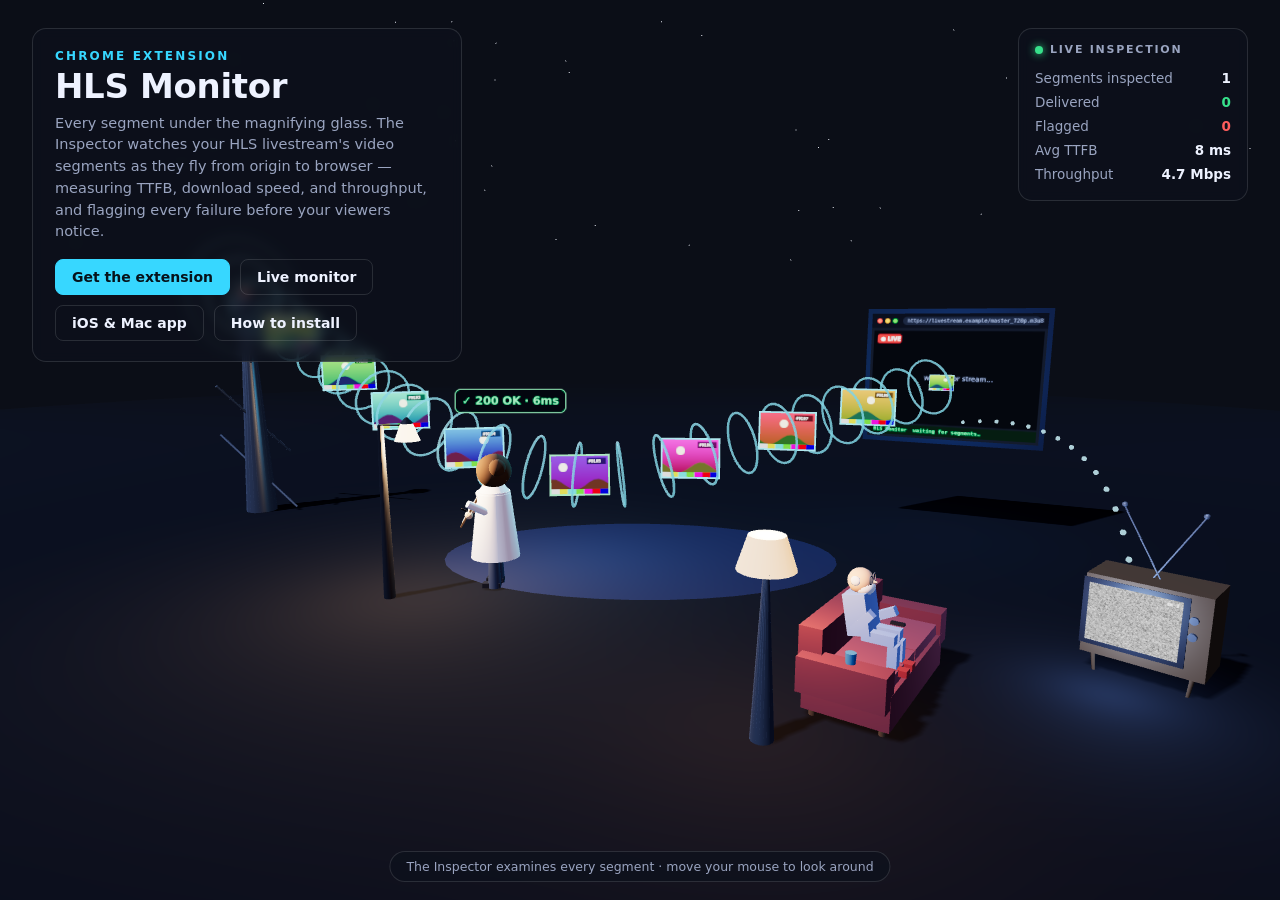
<file: site/index.html>
<!doctype html>
<html lang="en">
<head>
  <meta charset="utf-8" />
  <meta name="viewport" content="width=device-width, initial-scale=1" />
  <title>HLS Monitor — every segment under the magnifying glass</title>
  <link rel="icon" href="data:image/svg+xml,<svg xmlns='http://www.w3.org/2000/svg' viewBox='0 0 16 16'><rect width='16' height='16' rx='3' fill='%232a78d6'/><path d='M5 4l7 4-7 4z' fill='white'/></svg>" />
  <style>
    :root {
      --ink: #eef2ff;
      --ink-dim: #9aa4c0;
      --accent: #37d7ff;
      --good: #37e08b;
      --bad: #ff5d5d;
      --card: rgba(13, 17, 28, 0.72);
      --border: rgba(255, 255, 255, 0.12);
    }
    * { box-sizing: border-box; }
    html, body { height: 100%; }
    body {
      margin: 0;
      overflow: hidden;
      background: #0b0e17;
      color: var(--ink);
      font-family: system-ui, -apple-system, "Segoe UI", sans-serif;
    }
    #scene { position: fixed; inset: 0; width: 100%; height: 100%; display: block; }
    .overlay { position: fixed; z-index: 2; }

    #hero {
      top: 28px;
      left: 32px;
      max-width: 430px;
      background: var(--card);
      border: 1px solid var(--border);
      border-radius: 14px;
      padding: 20px 22px;
      backdrop-filter: blur(6px);
    }
    #hero .kicker {
      color: var(--accent);
      font-size: 12px;
      letter-spacing: 0.18em;
      text-transform: uppercase;
      font-weight: 700;
    }
    #hero h1 {
      margin: 6px 0 8px;
      font-size: 34px;
      line-height: 1.05;
      letter-spacing: -0.01em;
    }
    #hero p {
      margin: 0 0 16px;
      color: var(--ink-dim);
      font-size: 14.5px;
      line-height: 1.5;
    }
    .buttons { display: flex; gap: 10px; flex-wrap: wrap; }
    .btn {
      display: inline-block;
      padding: 9px 16px;
      border-radius: 8px;
      font-size: 14px;
      font-weight: 600;
      text-decoration: none;
      border: 1px solid var(--border);
      color: var(--ink);
    }
    .btn.primary {
      background: var(--accent);
      border-color: var(--accent);
      color: #06121a;
    }
    .btn:hover { filter: brightness(1.12); }

    #stats {
      top: 28px;
      right: 32px;
      width: 230px;
      background: var(--card);
      border: 1px solid var(--border);
      border-radius: 14px;
      padding: 14px 16px;
      backdrop-filter: blur(6px);
      font-variant-numeric: tabular-nums;
    }
    #stats h2 {
      margin: 0 0 10px;
      font-size: 11px;
      letter-spacing: 0.16em;
      text-transform: uppercase;
      color: var(--ink-dim);
      display: flex;
      align-items: center;
      gap: 7px;
    }
    #stats h2 .dot {
      width: 8px; height: 8px; border-radius: 50%;
      background: var(--good);
      box-shadow: 0 0 8px var(--good);
      animation: pulse 1.6s infinite;
    }
    @keyframes pulse { 50% { opacity: 0.4; } }
    #stats .row {
      display: flex;
      justify-content: space-between;
      font-size: 13.5px;
      padding: 4px 0;
      color: var(--ink-dim);
    }
    #stats .row b { color: var(--ink); font-weight: 650; }
    #stats .row b.good { color: var(--good); }
    #stats .row b.bad { color: var(--bad); }

    #hint {
      bottom: 18px;
      left: 50%;
      transform: translateX(-50%);
      color: var(--ink-dim);
      font-size: 12.5px;
      background: var(--card);
      border: 1px solid var(--border);
      border-radius: 999px;
      padding: 7px 16px;
      white-space: nowrap;
    }
    /* Phones: stack instead of overlay — the scene gets the top of the
       viewport to itself and the hero card scrolls below it. */
    @media (max-width: 760px) {
      html, body { height: auto; }
      body { overflow: hidden auto; }
      #scene {
        position: static;
        height: 58vh;
        height: 58svh;
      }
      #hero {
        position: static;
        max-width: none;
        margin: 14px 16px 28px;
      }
      #stats { display: none; }
      #hint { display: none; }
    }
  </style>
</head>
<body>
  <canvas id="scene"></canvas>

  <div class="overlay" id="hero">
    <div class="kicker">Chrome extension</div>
    <h1>HLS Monitor</h1>
    <p>
      Every segment under the magnifying glass. The Inspector watches your HLS
      livestream's video segments as they fly from origin to browser —
      measuring TTFB, download speed, and throughput, and flagging every
      failure before your viewers notice.
    </p>
    <div class="buttons">
      <a class="btn primary" href="https://github.com/kindlyops/hls-monitor/releases/latest">Get the extension</a>
      <a class="btn" href="monitor.html">Live monitor</a>
      <a class="btn" href="https://apps.apple.com/us/app/hlsmonitor-live-video-qa/id6787537308">iOS &amp; Mac app</a>
      <a class="btn" href="https://github.com/kindlyops/hls-monitor#install">How to install</a>
    </div>
  </div>

  <div class="overlay" id="stats">
    <h2><span class="dot"></span> Live inspection</h2>
    <div class="row"><span>Segments inspected</span><b id="s-inspected">0</b></div>
    <div class="row"><span>Delivered</span><b class="good" id="s-landed">0</b></div>
    <div class="row"><span>Flagged</span><b class="bad" id="s-flagged">0</b></div>
    <div class="row"><span>Avg TTFB</span><b id="s-ttfb">–</b></div>
    <div class="row"><span>Throughput</span><b id="s-bps">–</b></div>
  </div>

  <div class="overlay" id="hint">
    The Inspector examines every segment · move your mouse to look around
  </div>

  <script type="importmap">
    { "imports": { "three": "./vendor/three.module.min.js" } }
  </script>
  <script type="module" src="main.js"></script>
</body>
</html>
</file>
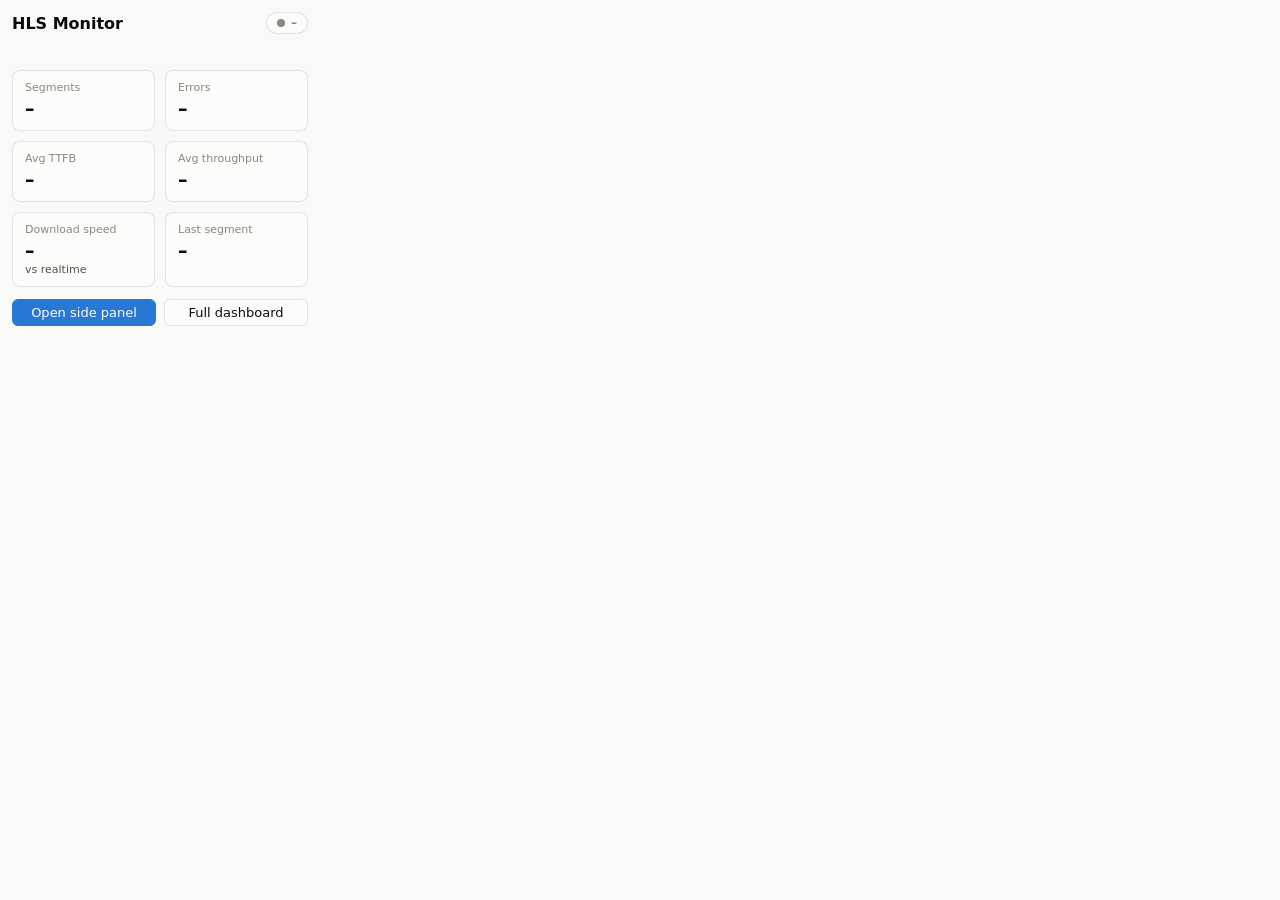
<file: extension/popup.html>
<!doctype html>
<html>
<head>
  <meta charset="utf-8" />
  <link rel="stylesheet" href="ui.css" />
  <style>
    body {
      width: 320px;
      padding: 12px;
    }
    header {
      display: flex;
      align-items: center;
      justify-content: space-between;
      margin-bottom: 10px;
    }
    #detail {
      color: var(--text-secondary);
      margin: 0 0 10px;
      min-height: 16px;
    }
    .tiles {
      grid-template-columns: 1fr 1fr;
      margin-bottom: 12px;
    }
    footer {
      display: flex;
      gap: 8px;
    }
    footer button {
      flex: 1;
    }
  </style>
</head>
<body>
  <header>
    <h1>HLS Monitor</h1>
    <span id="status" class="pill idle"><span class="dot"></span><span id="statusLabel">–</span></span>
  </header>
  <p id="detail"></p>
  <div class="tiles">
    <div class="tile"><div class="label">Segments</div><div class="value" id="segCount">–</div></div>
    <div class="tile"><div class="label">Errors</div><div class="value" id="errCount">–</div></div>
    <div class="tile"><div class="label">Avg TTFB</div><div class="value" id="ttfb">–</div></div>
    <div class="tile"><div class="label">Avg throughput</div><div class="value" id="bps">–</div></div>
    <div class="tile"><div class="label">Download speed</div><div class="value" id="speed">–</div><div class="sub">vs realtime</div></div>
    <div class="tile"><div class="label">Last segment</div><div class="value" id="lastSeg">–</div></div>
  </div>
  <footer>
    <button class="primary" id="openSide">Open side panel</button>
    <button id="openPanel">Full dashboard</button>
  </footer>
  <script type="module" src="popup.js"></script>
</body>
</html>
</file>
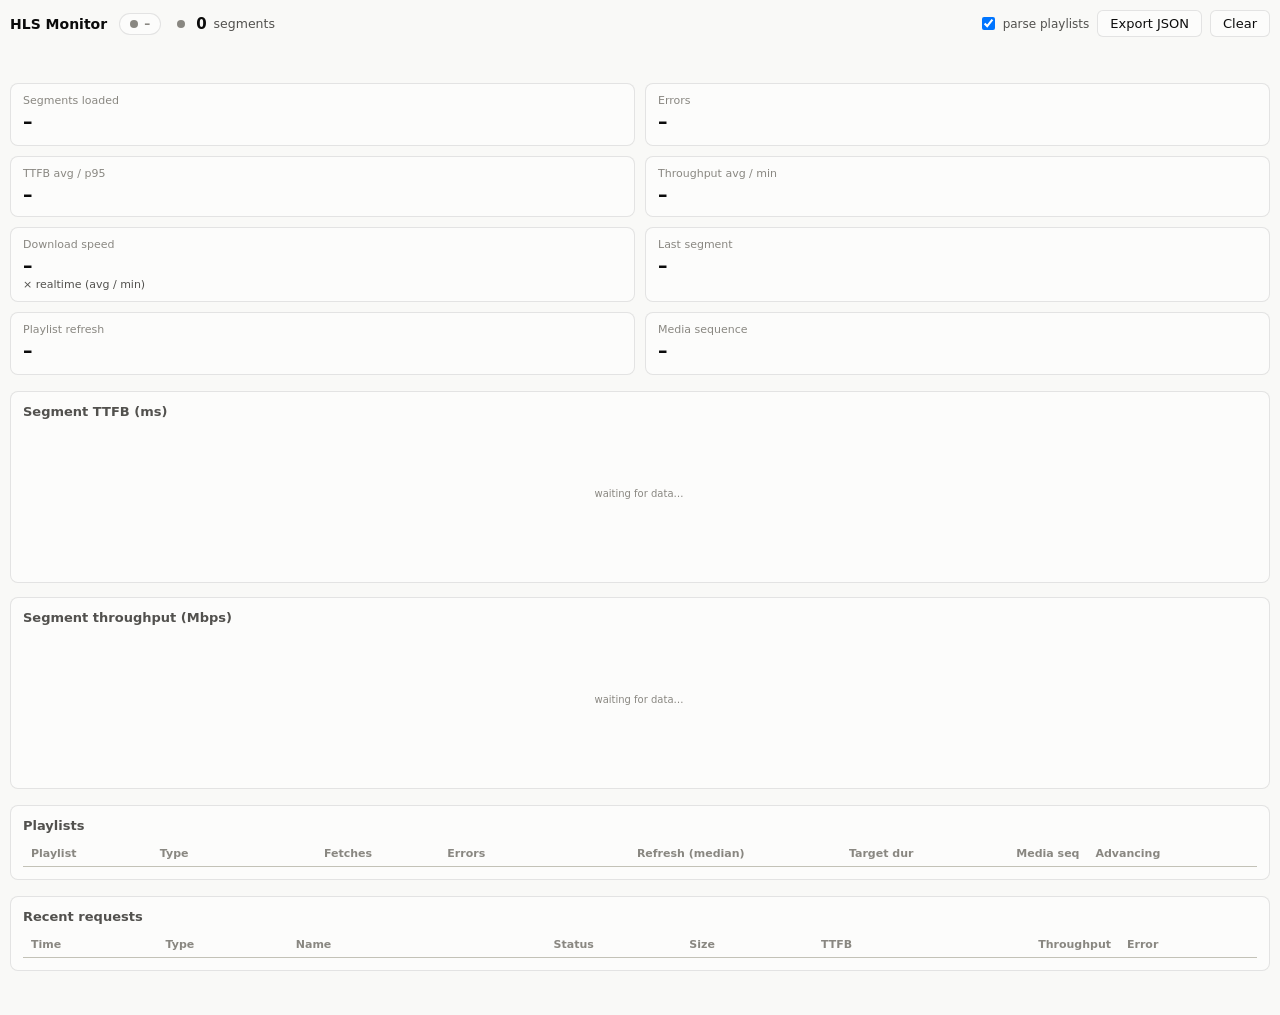
<file: extension/sidepanel.html>
<!doctype html>
<html>
<head>
  <meta charset="utf-8" />
  <title>HLS Monitor</title>
  <link rel="stylesheet" href="ui.css" />
</head>
<body data-mode="side">
  <div id="app"></div>
  <script type="module" src="panel.js"></script>
</body>
</html>
</file>
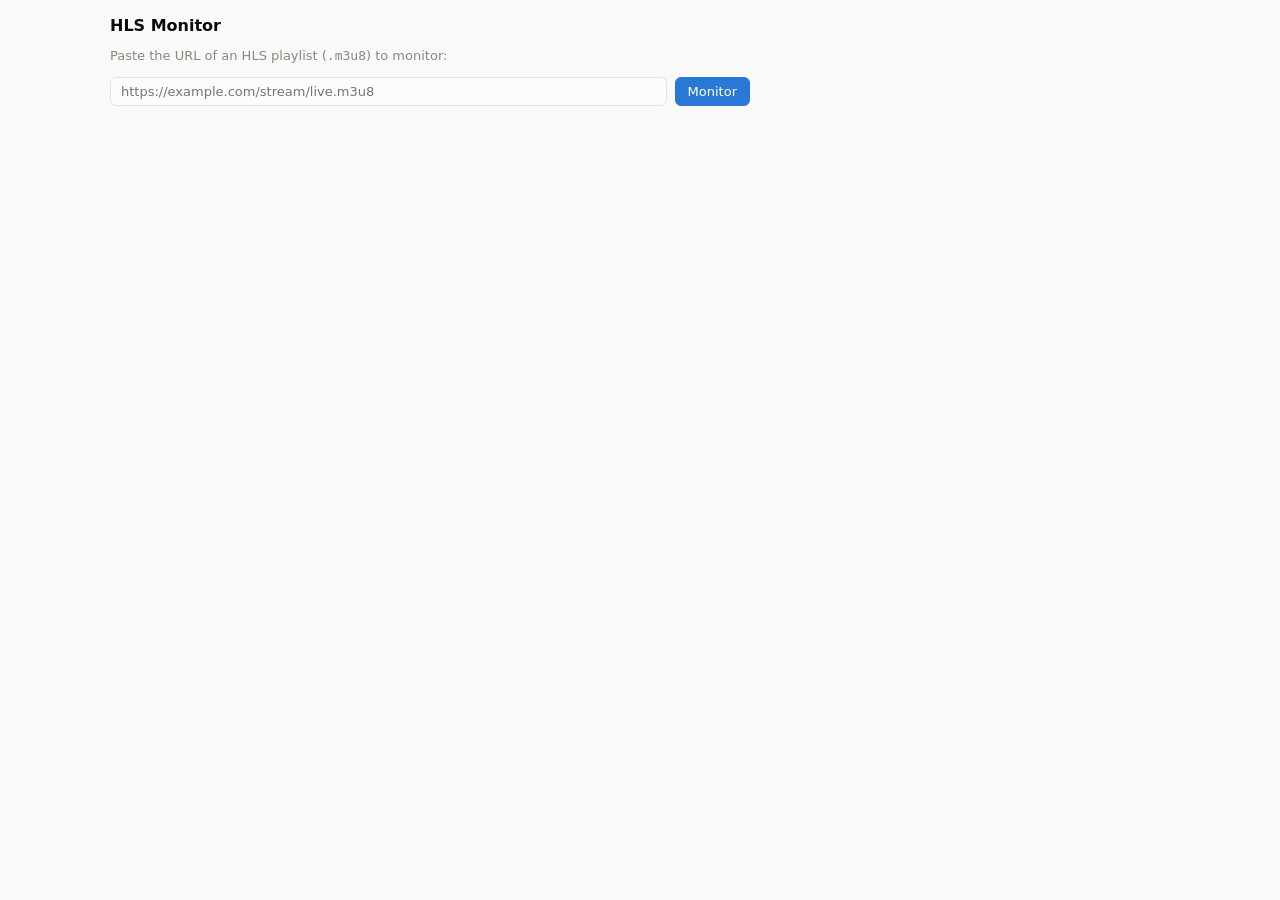
<file: site/monitor.html>
<!doctype html>
<html lang="en">
<head>
  <meta charset="utf-8" />
  <meta name="viewport" content="width=device-width, initial-scale=1" />
  <title>HLS Monitor</title>
  <link rel="icon" href="data:image/svg+xml,<svg xmlns='http://www.w3.org/2000/svg' viewBox='0 0 16 16'><rect width='16' height='16' rx='3' fill='%232a78d6'/><path d='M5 4l7 4-7 4z' fill='white'/></svg>" />
  <link rel="stylesheet" href="ui.css" />
  <style>
    /* monitor-page extras on top of the shared dashboard styles */
    #srcForm {
      display: flex;
      gap: 8px;
      margin: 14px 0;
      max-width: 640px;
    }
    #srcForm input {
      flex: 1;
      font: inherit;
      color: var(--text-primary);
      background: var(--surface-1);
      border: 1px solid var(--border);
      border-radius: 6px;
      padding: 6px 10px;
      min-width: 0;
    }
    #candidates li { margin: 6px 0; overflow-wrap: anywhere; }
    #banner {
      border: 1px solid var(--status-critical);
      border-radius: 8px;
      padding: 10px 12px;
      margin: 0 0 14px;
      color: var(--status-critical);
      background: var(--surface-1);
    }
    #variantWrap select {
      font: inherit;
      color: var(--text-primary);
      background: var(--surface-1);
      border: 1px solid var(--border);
      border-radius: 6px;
      padding: 4px 8px;
      max-width: 260px;
    }
  </style>
</head>
<body data-mode="page">
  <div id="app"></div>
  <script type="module" src="monitor.js"></script>
</body>
</html>
</file>
<file: extension/ui.css>
:root {
  --surface-1: #fcfcfb;
  --page: #f9f9f7;
  --text-primary: #0b0b0b;
  --text-secondary: #52514e;
  --text-muted: #898781;
  --grid: #e1e0d9;
  --baseline: #c3c2b7;
  --border: rgba(11, 11, 11, 0.1);
  --series-1: #2a78d6; /* blue: TTFB */
  --series-2: #1baf7a; /* aqua: throughput */
  --status-good: #0ca30c;
  --status-good-text: #006300;
  --status-warning: #fab219;
  --status-serious: #ec835a;
  --status-critical: #d03b3b;
}
@media (prefers-color-scheme: dark) {
  :root {
    --surface-1: #1a1a19;
    --page: #0d0d0d;
    --text-primary: #ffffff;
    --text-secondary: #c3c2b7;
    --text-muted: #898781;
    --grid: #2c2c2a;
    --baseline: #383835;
    --border: rgba(255, 255, 255, 0.1);
    --series-1: #3987e5;
    --series-2: #199e70;
    --status-good-text: #0ca30c;
  }
}

* {
  box-sizing: border-box;
}
body {
  margin: 0;
  font-family: system-ui, -apple-system, "Segoe UI", sans-serif;
  font-size: 13px;
  color: var(--text-primary);
  background: var(--page);
}
h1 {
  font-size: 16px;
  font-weight: 650;
  margin: 0;
}
h2 {
  font-size: 13px;
  font-weight: 600;
  color: var(--text-secondary);
  margin: 0 0 8px;
}
a {
  color: var(--series-1);
}
button {
  font: inherit;
  color: var(--text-primary);
  background: var(--surface-1);
  border: 1px solid var(--border);
  border-radius: 6px;
  padding: 5px 12px;
  cursor: pointer;
}
button:hover {
  border-color: var(--baseline);
}
button.primary {
  background: var(--series-1);
  border-color: var(--series-1);
  color: #fff;
}

.pill {
  display: inline-flex;
  align-items: center;
  gap: 6px;
  padding: 3px 10px;
  border-radius: 999px;
  font-weight: 600;
  font-size: 12px;
  border: 1px solid var(--border);
  background: var(--surface-1);
}
.pill .dot {
  width: 8px;
  height: 8px;
  border-radius: 50%;
  flex: none;
}
.pill.good .dot { background: var(--status-good); }
.pill.good { color: var(--status-good-text); }
.pill.warning .dot { background: var(--status-warning); }
.pill.serious .dot { background: var(--status-serious); }
.pill.critical .dot { background: var(--status-critical); }
.pill.critical { color: var(--status-critical); }
.pill.idle .dot { background: var(--text-muted); }
.pill.idle { color: var(--text-muted); }

.tiles {
  display: grid;
  gap: 10px;
}
.tile {
  background: var(--surface-1);
  border: 1px solid var(--border);
  border-radius: 8px;
  padding: 10px 12px;
}
.tile .label {
  font-size: 11px;
  color: var(--text-muted);
  margin-bottom: 3px;
  white-space: nowrap;
}
.tile .value {
  font-size: 19px;
  font-weight: 650;
  line-height: 1.2;
}
.tile .sub {
  font-size: 11px;
  color: var(--text-secondary);
  margin-top: 2px;
}
.tile .value.bad {
  color: var(--status-critical);
}

table {
  width: 100%;
  border-collapse: collapse;
  font-variant-numeric: tabular-nums;
}
th {
  text-align: left;
  font-size: 11px;
  font-weight: 600;
  color: var(--text-muted);
  padding: 6px 8px;
  border-bottom: 1px solid var(--baseline);
  white-space: nowrap;
}
td {
  padding: 5px 8px;
  border-bottom: 1px solid var(--grid);
  white-space: nowrap;
}
td.num, th.num {
  text-align: right;
}
tr.err td {
  color: var(--status-critical);
}
.muted {
  color: var(--text-muted);
}

/* ---- dashboard layout (panel.html and sidepanel.html shells) ---- */
body[data-mode] {
  padding: 16px 20px 40px;
  max-width: 1100px;
  margin: 0 auto;
}
body[data-mode] header {
  display: flex;
  align-items: center;
  gap: 12px;
  flex-wrap: wrap;
  margin-bottom: 4px;
}
body[data-mode] header .spacer {
  flex: 1;
}
body[data-mode] #detail {
  color: var(--text-secondary);
  margin: 2px 0 14px;
  min-height: 16px;
}
#pageUrl {
  color: var(--text-muted);
  font-size: 12px;
  max-width: 420px;
  overflow: hidden;
  text-overflow: ellipsis;
  white-space: nowrap;
}
body[data-mode] .tiles {
  grid-template-columns: repeat(auto-fill, minmax(140px, 1fr));
  margin-bottom: 16px;
}
.charts {
  display: grid;
  grid-template-columns: 1fr 1fr;
  gap: 14px;
  margin-bottom: 16px;
}
@media (max-width: 800px) {
  .charts {
    grid-template-columns: 1fr;
  }
}
.card {
  background: var(--surface-1);
  border: 1px solid var(--border);
  border-radius: 8px;
  padding: 12px;
  overflow: hidden;
}
.chart-tooltip {
  position: absolute;
  pointer-events: none;
  background: var(--surface-1);
  border: 1px solid var(--border);
  border-radius: 6px;
  padding: 5px 8px;
  font-size: 11px;
  box-shadow: 0 2px 8px rgba(0, 0, 0, 0.15);
  color: var(--text-secondary);
  z-index: 5;
}
.chart-tooltip strong {
  color: var(--text-primary);
}
.chart-tooltip.err {
  border-color: var(--status-critical);
}
.chart-tooltip.err strong {
  color: var(--status-critical);
}
.table-wrap {
  overflow-x: auto;
}
#playlists td:first-child {
  max-width: 340px;
  overflow: hidden;
  text-overflow: ellipsis;
}
#streamList {
  margin-top: 20px;
}
#streamList li {
  margin: 6px 0;
}
body[data-mode] section {
  margin-bottom: 16px;
}
.controls {
  display: flex;
  gap: 8px;
  align-items: center;
}
.controls label {
  display: inline-flex;
  gap: 5px;
  align-items: center;
  color: var(--text-secondary);
  font-size: 12px;
}

/* ---- segment-arrival pulse ---- */
.seg-live {
  display: inline-flex;
  align-items: center;
  gap: 7px;
  font-size: 12.5px;
  color: var(--text-secondary);
}
.seg-live b {
  font-size: 15px;
  color: var(--text-primary);
  font-variant-numeric: tabular-nums;
  display: inline-block;
}
.seg-pulse {
  position: relative;
  width: 16px;
  height: 16px;
  flex: none;
}
.seg-pulse .core {
  position: absolute;
  inset: 4px;
  border-radius: 50%;
  background: var(--text-muted);
}
.seg-pulse .ring {
  position: absolute;
  inset: 0;
  border-radius: 50%;
  border: 2px solid var(--status-good);
  opacity: 0;
}
.seg-pulse.pulse .core {
  background: var(--status-good);
  animation: seg-core 0.9s ease-out;
}
.seg-pulse.pulse .ring {
  animation: seg-ring 0.9s ease-out;
}
@keyframes seg-ring {
  0% {
    opacity: 0.9;
    transform: scale(0.4);
  }
  100% {
    opacity: 0;
    transform: scale(2.8);
  }
}
@keyframes seg-core {
  0% {
    transform: scale(1.7);
  }
  100% {
    transform: scale(1);
  }
}
.bump {
  animation: seg-bump 0.55s ease-out;
  transform-origin: left center;
}
@keyframes seg-bump {
  0% {
    transform: scale(1.25);
    color: var(--status-good-text);
  }
  100% {
    transform: scale(1);
  }
}

/* ---- compact side-panel mode ---- */
body[data-mode="side"] {
  padding: 10px 10px 28px;
  max-width: none;
}
body[data-mode="side"] h1 {
  font-size: 14px;
}
body[data-mode="side"] #pageUrl {
  flex-basis: 100%;
  order: 9;
  max-width: none;
}
body[data-mode="side"] .tiles {
  grid-template-columns: repeat(2, 1fr);
}
body[data-mode="side"] .charts {
  grid-template-columns: 1fr;
}
body[data-mode="side"] #requests th:nth-child(7),
body[data-mode="side"] #requests td:nth-child(7),
body[data-mode="side"] #requests th:nth-child(8),
body[data-mode="side"] #requests td:nth-child(8),
body[data-mode="side"] #requests th:nth-child(10),
body[data-mode="side"] #requests td:nth-child(10) {
  display: none; /* hide Download, Total, and Cache columns when narrow */
}
</file>
<file: site/ui.css>
/* Copy of extension/ui.css — keep in sync (the site deploy only ships site/). */
:root {
  --surface-1: #fcfcfb;
  --page: #f9f9f7;
  --text-primary: #0b0b0b;
  --text-secondary: #52514e;
  --text-muted: #898781;
  --grid: #e1e0d9;
  --baseline: #c3c2b7;
  --border: rgba(11, 11, 11, 0.1);
  --series-1: #2a78d6; /* blue: TTFB */
  --series-2: #1baf7a; /* aqua: throughput */
  --status-good: #0ca30c;
  --status-good-text: #006300;
  --status-warning: #fab219;
  --status-serious: #ec835a;
  --status-critical: #d03b3b;
}
@media (prefers-color-scheme: dark) {
  :root {
    --surface-1: #1a1a19;
    --page: #0d0d0d;
    --text-primary: #ffffff;
    --text-secondary: #c3c2b7;
    --text-muted: #898781;
    --grid: #2c2c2a;
    --baseline: #383835;
    --border: rgba(255, 255, 255, 0.1);
    --series-1: #3987e5;
    --series-2: #199e70;
    --status-good-text: #0ca30c;
  }
}

* {
  box-sizing: border-box;
}
body {
  margin: 0;
  font-family: system-ui, -apple-system, "Segoe UI", sans-serif;
  font-size: 13px;
  color: var(--text-primary);
  background: var(--page);
}
h1 {
  font-size: 16px;
  font-weight: 650;
  margin: 0;
}
h2 {
  font-size: 13px;
  font-weight: 600;
  color: var(--text-secondary);
  margin: 0 0 8px;
}
a {
  color: var(--series-1);
}
button {
  font: inherit;
  color: var(--text-primary);
  background: var(--surface-1);
  border: 1px solid var(--border);
  border-radius: 6px;
  padding: 5px 12px;
  cursor: pointer;
}
button:hover {
  border-color: var(--baseline);
}
button.primary {
  background: var(--series-1);
  border-color: var(--series-1);
  color: #fff;
}

.pill {
  display: inline-flex;
  align-items: center;
  gap: 6px;
  padding: 3px 10px;
  border-radius: 999px;
  font-weight: 600;
  font-size: 12px;
  border: 1px solid var(--border);
  background: var(--surface-1);
}
.pill .dot {
  width: 8px;
  height: 8px;
  border-radius: 50%;
  flex: none;
}
.pill.good .dot { background: var(--status-good); }
.pill.good { color: var(--status-good-text); }
.pill.warning .dot { background: var(--status-warning); }
.pill.serious .dot { background: var(--status-serious); }
.pill.critical .dot { background: var(--status-critical); }
.pill.critical { color: var(--status-critical); }
.pill.idle .dot { background: var(--text-muted); }
.pill.idle { color: var(--text-muted); }

.tiles {
  display: grid;
  gap: 10px;
}
.tile {
  background: var(--surface-1);
  border: 1px solid var(--border);
  border-radius: 8px;
  padding: 10px 12px;
}
.tile .label {
  font-size: 11px;
  color: var(--text-muted);
  margin-bottom: 3px;
  white-space: nowrap;
}
.tile .value {
  font-size: 19px;
  font-weight: 650;
  line-height: 1.2;
}
.tile .sub {
  font-size: 11px;
  color: var(--text-secondary);
  margin-top: 2px;
}
.tile .value.bad {
  color: var(--status-critical);
}

table {
  width: 100%;
  border-collapse: collapse;
  font-variant-numeric: tabular-nums;
}
th {
  text-align: left;
  font-size: 11px;
  font-weight: 600;
  color: var(--text-muted);
  padding: 6px 8px;
  border-bottom: 1px solid var(--baseline);
  white-space: nowrap;
}
td {
  padding: 5px 8px;
  border-bottom: 1px solid var(--grid);
  white-space: nowrap;
}
td.num, th.num {
  text-align: right;
}
tr.err td {
  color: var(--status-critical);
}
.muted {
  color: var(--text-muted);
}

/* ---- dashboard layout (panel.html and sidepanel.html shells) ---- */
body[data-mode] {
  padding: 16px 20px 40px;
  max-width: 1100px;
  margin: 0 auto;
}
body[data-mode] header {
  display: flex;
  align-items: center;
  gap: 12px;
  flex-wrap: wrap;
  margin-bottom: 4px;
}
body[data-mode] header .spacer {
  flex: 1;
}
body[data-mode] #detail {
  color: var(--text-secondary);
  margin: 2px 0 14px;
  min-height: 16px;
}
#pageUrl {
  color: var(--text-muted);
  font-size: 12px;
  max-width: 420px;
  overflow: hidden;
  text-overflow: ellipsis;
  white-space: nowrap;
}
body[data-mode] .tiles {
  grid-template-columns: repeat(auto-fill, minmax(140px, 1fr));
  margin-bottom: 16px;
}
.charts {
  display: grid;
  grid-template-columns: 1fr 1fr;
  gap: 14px;
  margin-bottom: 16px;
}
@media (max-width: 800px) {
  .charts {
    grid-template-columns: 1fr;
  }
}
.card {
  background: var(--surface-1);
  border: 1px solid var(--border);
  border-radius: 8px;
  padding: 12px;
  overflow: hidden;
}
.chart-tooltip {
  position: absolute;
  pointer-events: none;
  background: var(--surface-1);
  border: 1px solid var(--border);
  border-radius: 6px;
  padding: 5px 8px;
  font-size: 11px;
  box-shadow: 0 2px 8px rgba(0, 0, 0, 0.15);
  color: var(--text-secondary);
  z-index: 5;
}
.chart-tooltip strong {
  color: var(--text-primary);
}
.chart-tooltip.err {
  border-color: var(--status-critical);
}
.chart-tooltip.err strong {
  color: var(--status-critical);
}
.table-wrap {
  overflow-x: auto;
}
#playlists td:first-child {
  max-width: 340px;
  overflow: hidden;
  text-overflow: ellipsis;
}
#streamList {
  margin-top: 20px;
}
#streamList li {
  margin: 6px 0;
}
body[data-mode] section {
  margin-bottom: 16px;
}
.controls {
  display: flex;
  gap: 8px;
  align-items: center;
}
.controls label {
  display: inline-flex;
  gap: 5px;
  align-items: center;
  color: var(--text-secondary);
  font-size: 12px;
}

/* ---- segment-arrival pulse ---- */
.seg-live {
  display: inline-flex;
  align-items: center;
  gap: 7px;
  font-size: 12.5px;
  color: var(--text-secondary);
}
.seg-live b {
  font-size: 15px;
  color: var(--text-primary);
  font-variant-numeric: tabular-nums;
  display: inline-block;
}
.seg-pulse {
  position: relative;
  width: 16px;
  height: 16px;
  flex: none;
}
.seg-pulse .core {
  position: absolute;
  inset: 4px;
  border-radius: 50%;
  background: var(--text-muted);
}
.seg-pulse .ring {
  position: absolute;
  inset: 0;
  border-radius: 50%;
  border: 2px solid var(--status-good);
  opacity: 0;
}
.seg-pulse.pulse .core {
  background: var(--status-good);
  animation: seg-core 0.9s ease-out;
}
.seg-pulse.pulse .ring {
  animation: seg-ring 0.9s ease-out;
}
@keyframes seg-ring {
  0% {
    opacity: 0.9;
    transform: scale(0.4);
  }
  100% {
    opacity: 0;
    transform: scale(2.8);
  }
}
@keyframes seg-core {
  0% {
    transform: scale(1.7);
  }
  100% {
    transform: scale(1);
  }
}
.bump {
  animation: seg-bump 0.55s ease-out;
  transform-origin: left center;
}
@keyframes seg-bump {
  0% {
    transform: scale(1.25);
    color: var(--status-good-text);
  }
  100% {
    transform: scale(1);
  }
}

/* ---- compact side-panel mode ---- */
body[data-mode="side"] {
  padding: 10px 10px 28px;
  max-width: none;
}
body[data-mode="side"] h1 {
  font-size: 14px;
}
body[data-mode="side"] #pageUrl {
  flex-basis: 100%;
  order: 9;
  max-width: none;
}
body[data-mode="side"] .tiles {
  grid-template-columns: repeat(2, 1fr);
}
body[data-mode="side"] .charts {
  grid-template-columns: 1fr;
}
body[data-mode="side"] #requests th:nth-child(7),
body[data-mode="side"] #requests td:nth-child(7),
body[data-mode="side"] #requests th:nth-child(8),
body[data-mode="side"] #requests td:nth-child(8),
body[data-mode="side"] #requests th:nth-child(10),
body[data-mode="side"] #requests td:nth-child(10) {
  display: none; /* hide Download, Total, and Cache columns when narrow */
}
</file>
